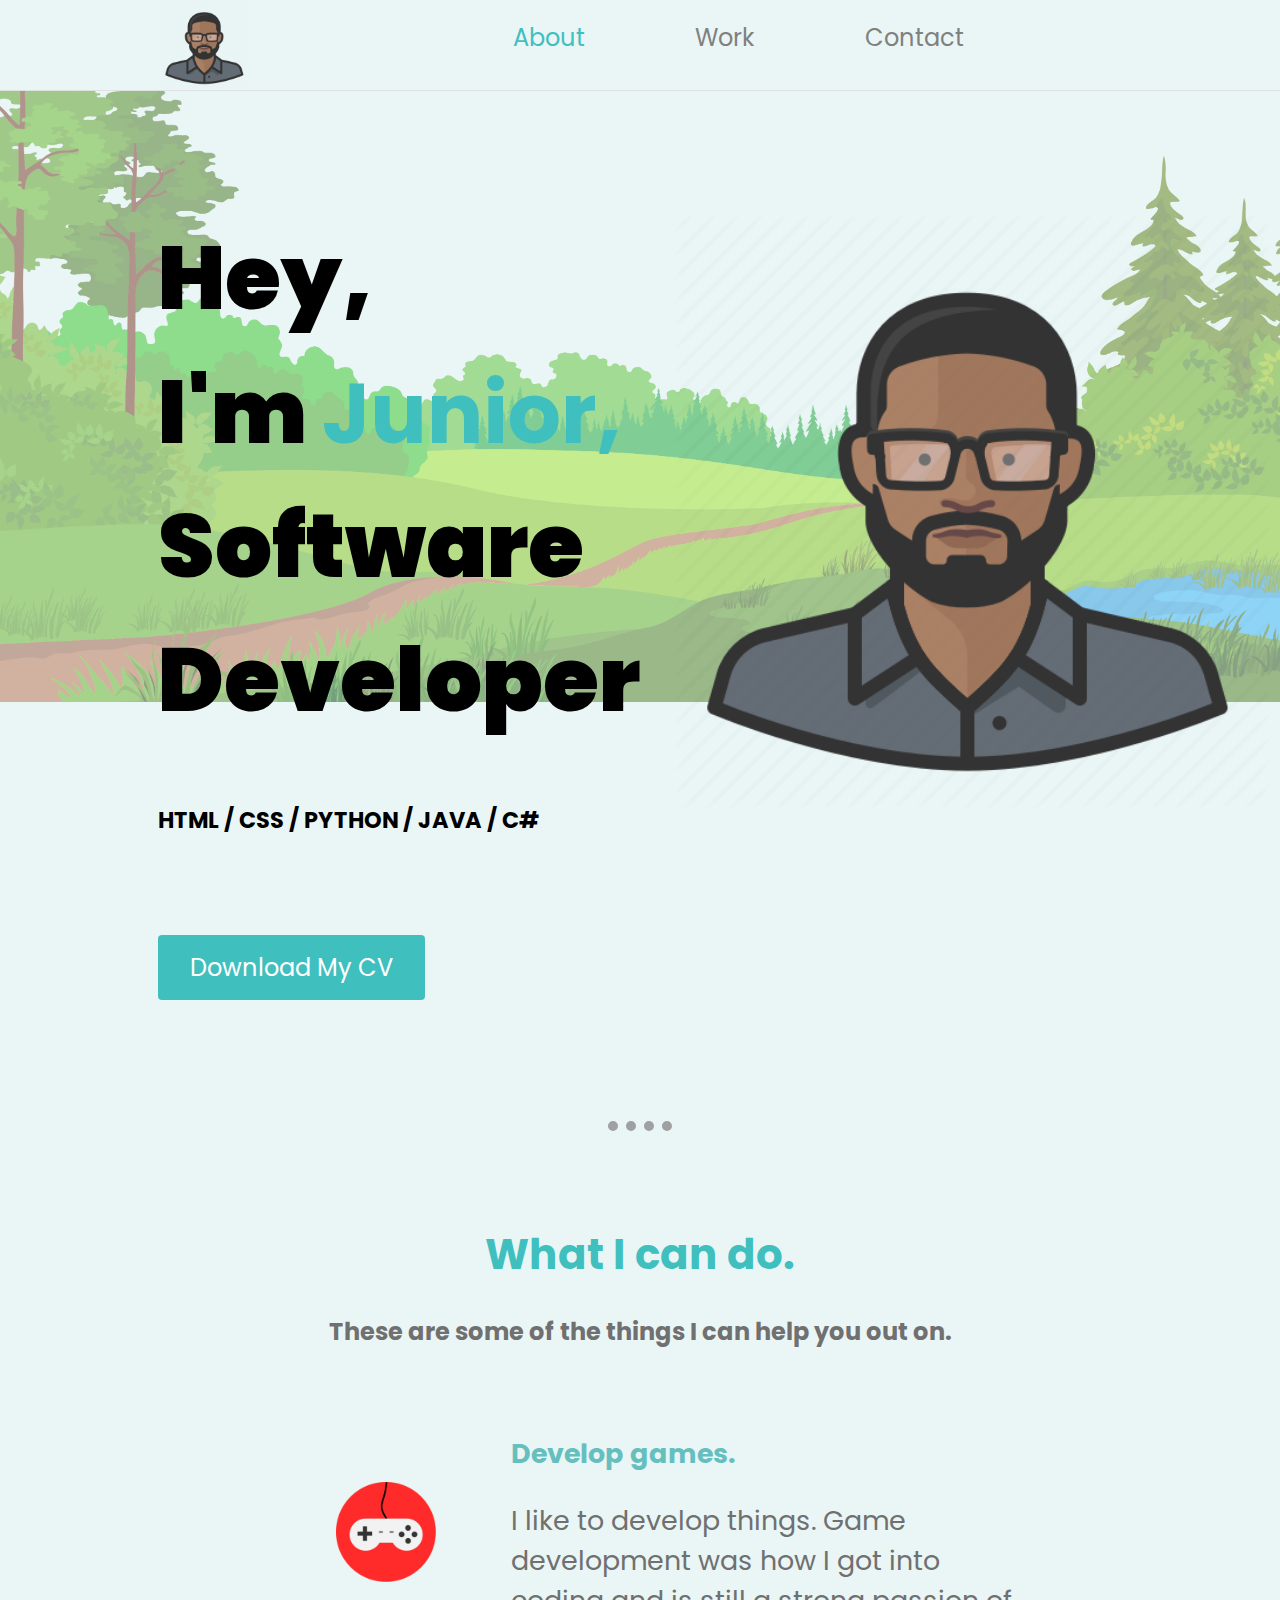
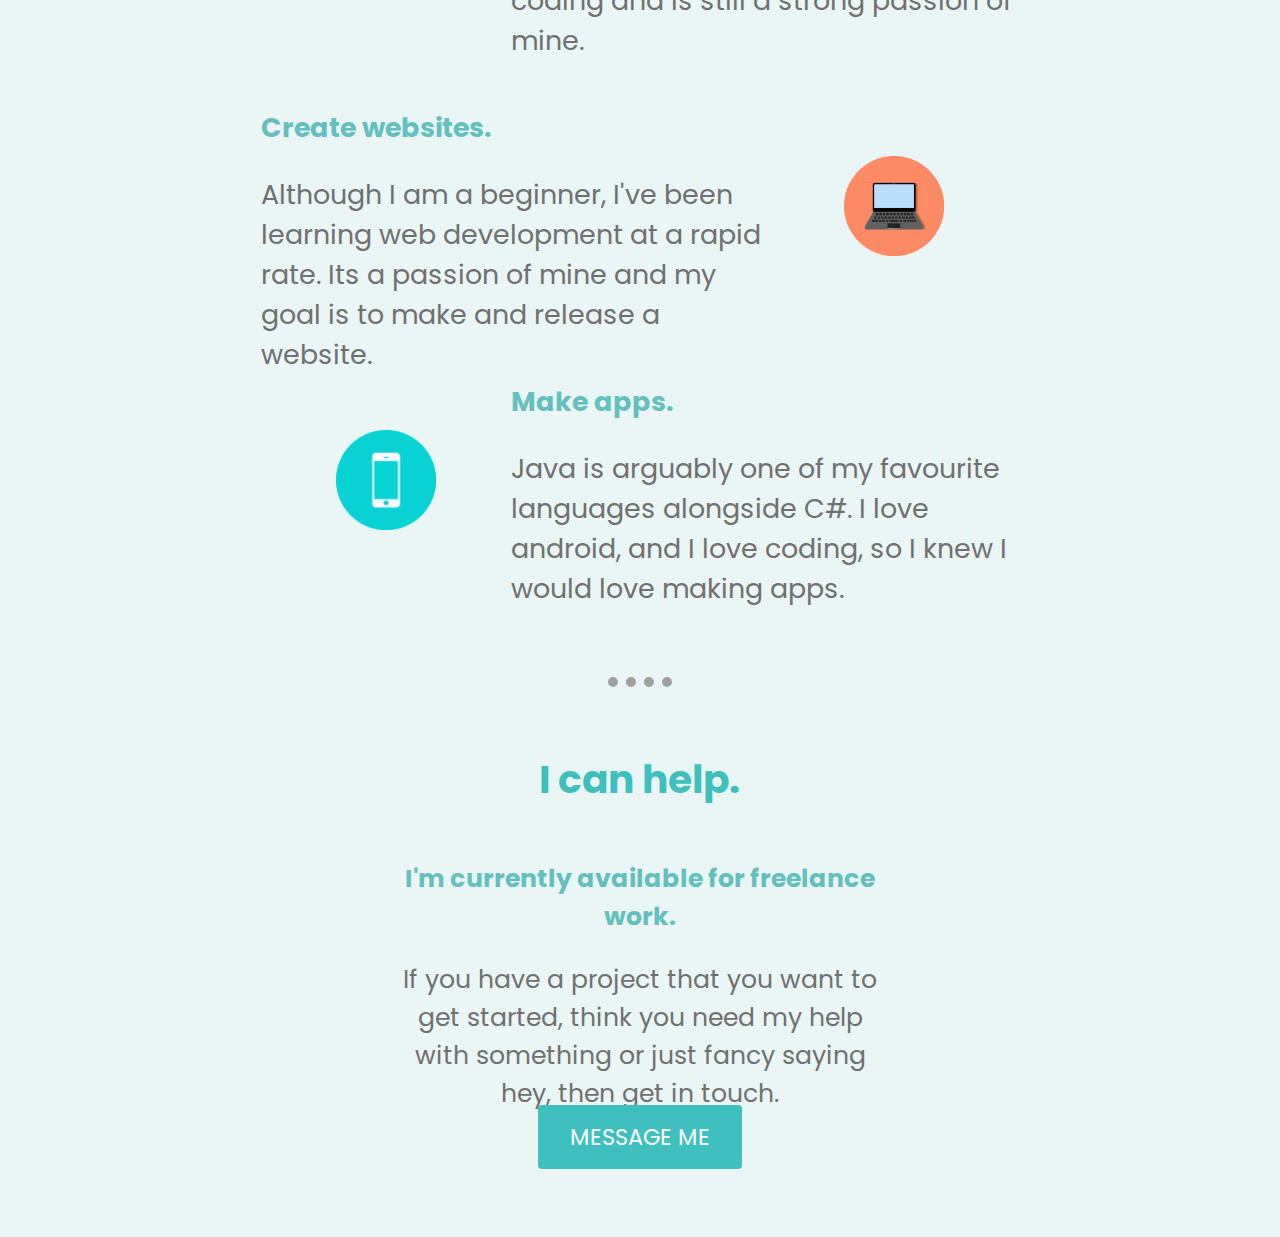
<file: index.html>
<!DOCTYPE html>
<html lang="en">
    <head>
        <meta charset="UTF-8">
        <meta name="viewport" content="width=device-width, initial-scale=1.0">
        <title>Junior Asare</title>
        <link rel="stylesheet" type="text/css" href="styles.css">
        <link rel="shortcut icon" type="image/x-icon" href="person-icon.png">
    </head>
    <body>
        <div class="navigation">
            <div class="topnav">
                <img src="person-icon.png" alt="person-icon">
                <a href="contact-me.html">Contact</a>
                <a href="work.html">Work</a>
                <a class="active" href="index.html">About</a>
            </div>
        </div>
        
        
        <div class="content-wrapper">
            <img src="person-icon.png" alt="person-icon" style="float: right; height: 600px;">
            
            <div class="introduction">
                <img class="background-image" src="Background.png">
                <h1 class="introduction-text" style="font-size: 400%;"><strong style="color: black;">Hey,<br>
                    I'm </strong>Junior, <br>
                    <strong style="color: black;">Software Developer</strong>
                </h1>
                <h3 style="color: black;">HTML / CSS / PYTHON / JAVA / C#</h3>

                <a href="Junior Asare CV.docx" download><button class="button">Download My CV</button></a>
            </div>
        </div>
        <hr>
        
        <br>
        <br>
        

        
        
        <div class="professional-skills">
            <center>
            <h1>What I can do.</h1>
            <strong><p>These are some of the things I can help you out on.</p></strong>
            <br>
            <div class="text">
                <img src="Controller-Icon.png" height="100px" style="float: left;">
                <h3 style="text-align: left;">Develop games.</h3> <!-- have a games console icon on the left -->
                <p style="text-align: left;"> I like to develop things. Game development was how I got into coding and is still a strong passion of mine.</p>
            </div>
            <br>
            <br>
            <br>
            <br>
            <br>
            <div class="text">    
                <img src="Laptop-Icon.png" height="100px" style="float: right;">
                <h3 style="text-align: left;">Create websites.</h3> <!-- laptop icon on the right -->
                <p style="text-align: left;">Although I am a beginner, I've been learning web development at a rapid rate. Its a passion of mine and my goal is to make and release a website.</p>
            </div>
            <br>
            <br>
            <br>
            <br>
            <br>
            <div class="text">    
                <img src="Phone-Icon.png" height="100px" style="float: left;">
                <h3>Make apps.</h3> <!-- mobile icon on the left -->
                <p style="text-align: left;">Java is arguably one of my favourite languages alongside C#. I love android, and I love coding, so I knew I would love making apps.</p>
            </div>
            </center>
        </div>
        
        
            <br>
            <br>
            <br>
            <br>
            <br>
            <br>
            <hr>

            <br>
            <center>
            <h1>I can help.</h1>
            <div class="bottom-text">
                <h3>I'm currently available for freelance work.</h3>
                <p>If you have a project that you want to get started, think you need my help with something or just fancy saying hey, then get in touch.</p>
            </div>
            <br>
            <br>
            <br>
            <br>
            <br>
            <button class="button"><a href="contact-me.html" style="color: white;">MESSAGE ME</a></button>
            <br>
            <br>
            <br>
        </center>
        
    </body>
</html>

<!-- replace the center tag with smt else to horizontally center the divs -->
</file>
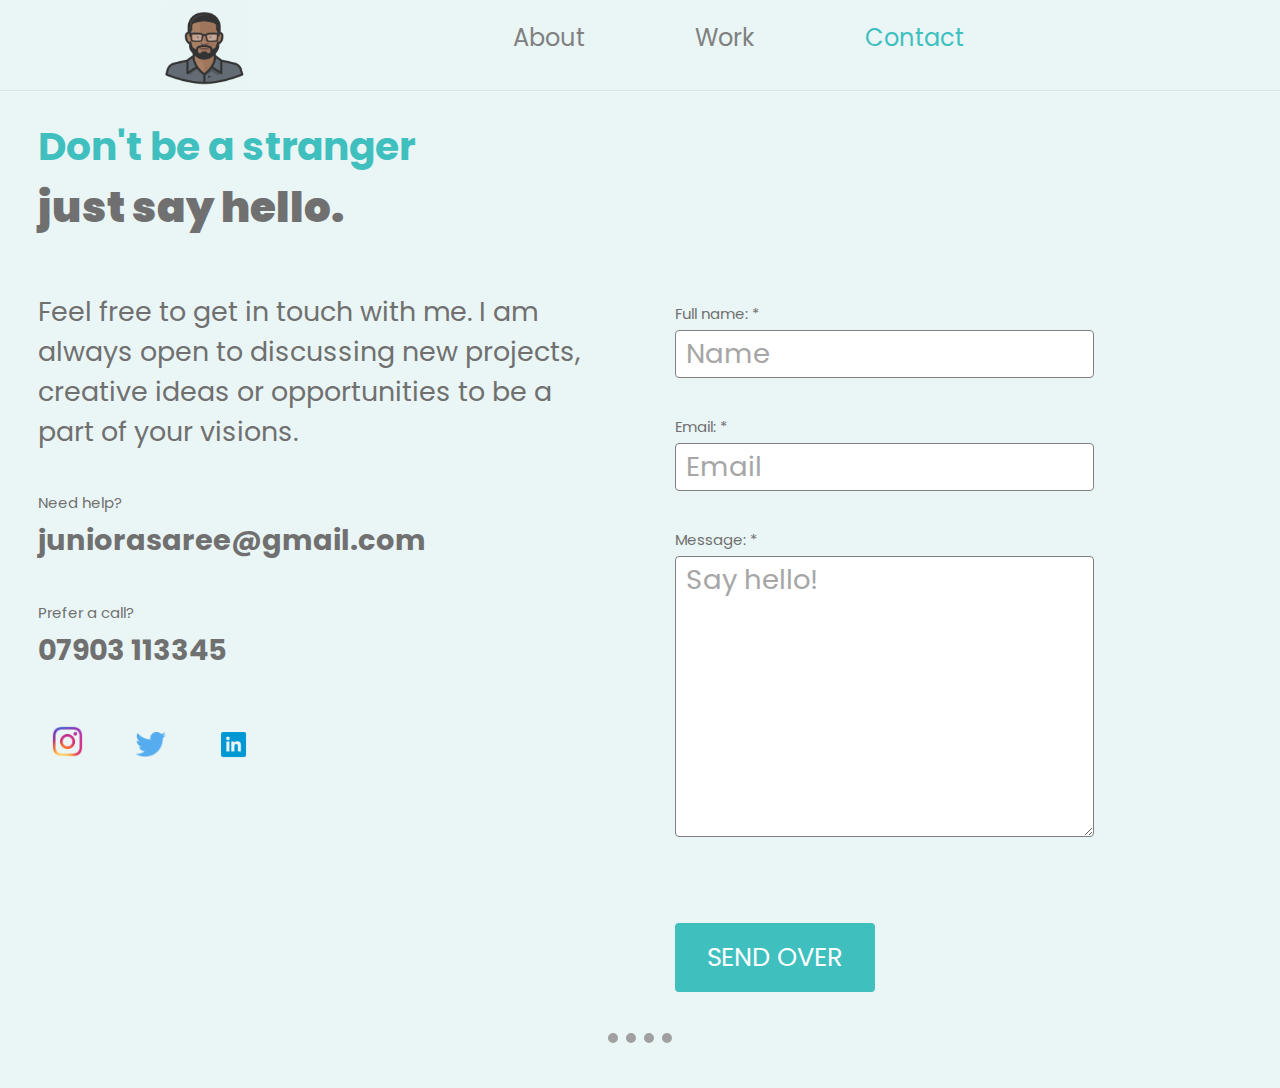
<file: contact-me.html>
<!DOCTYPE html>
<html lang="en">
<head>
    <meta charset="UTF-8">
    <meta name="viewport" content="width=device-width, initial-scale=1.0">
    <title>Junior Asare</title>
    <link rel="stylesheet" href="styles.css">
    <link rel="shortcut icon" type="image/x-icon" href="person-icon.png">

</head>
    <body>
        <div class="navigation">
            <div class="topnav">
                <img src="person-icon.png" alt="person-icon">
                <a class="active" href="contact-me.html">Contact</a>
                <a href="work.html">Work</a>
                <a href="index.html">About</a>
            </div>
        </div>
        
        <div class="header">
            <h1>
                Don't be a stranger
                <br>
                <strong>just say hello.</strong>
            </h1>
        </div>
    

        <div class="row">
            <div class="colL">
                <div class="left-side" style="font-size: 120%;">
                    <p>Feel free to get in touch with me. I am always open to discussing new projects, creative ideas or opportunities to be a part of your visions.</p>
                    <p>
                        <label>Need help?</label>
                        <br>
                        <strong>juniorasaree@gmail.com</strong>
                    </p>
                    <p>
                        <label>Prefer a call?</label>
                        <br>
                        <strong>07903 113345</strong>
                    </p>
                    <div class="social-menu">
                        <ul> 
                            <li><a href="https://www.instagram.com/juniorasaree/"><img src="Instagram-Logo.png" height="45px" style="margin-top: -100px; transform:scale(.65)"></a></li> <!-- instead download images of these icons -->
                            <li><a href="https://twitter.com/juniorasaree"><img src="Twitter-Logo.png" height="45px" style="margin-top: -6px;"></a></li>
                            <li><a href="https://www.linkedin.com/in/daniel-asare-1728a8195/"><img src="Linked-In.png" height="45px" style="margin-top: -6px;"></a></li>
                        </ul>
                    </div>
                </div>
            </div>

            <div class="colR">
                
                <div class="right-side">
                    <form action="https://formspree.io/juniorasaree@gmail.com" method="POST">
                        <p>
                            <label>Full name: *</label> <br>
                            <input type="text" id="name" name="name" value="" placeholder="Name" size="34" required>
                            
                        </p>
                        <p>
                            <label>Email: *</label> <br>
                            <input type="email" id="email" name="email" value="" placeholder="Email" size="40" required>
                        </p>
                        <p>
                            <label>Message: *</label> <br>
                            <textarea id="message" name="message" placeholder="Say hello!" required></textarea>
                        
                        </p>

                        <button class="button" id="submit">SEND OVER</button>
                    </form>
                </div>
                <br>
                
            </div>
        </div>

        <hr>
        <br>
    </body>
</html>
</file>
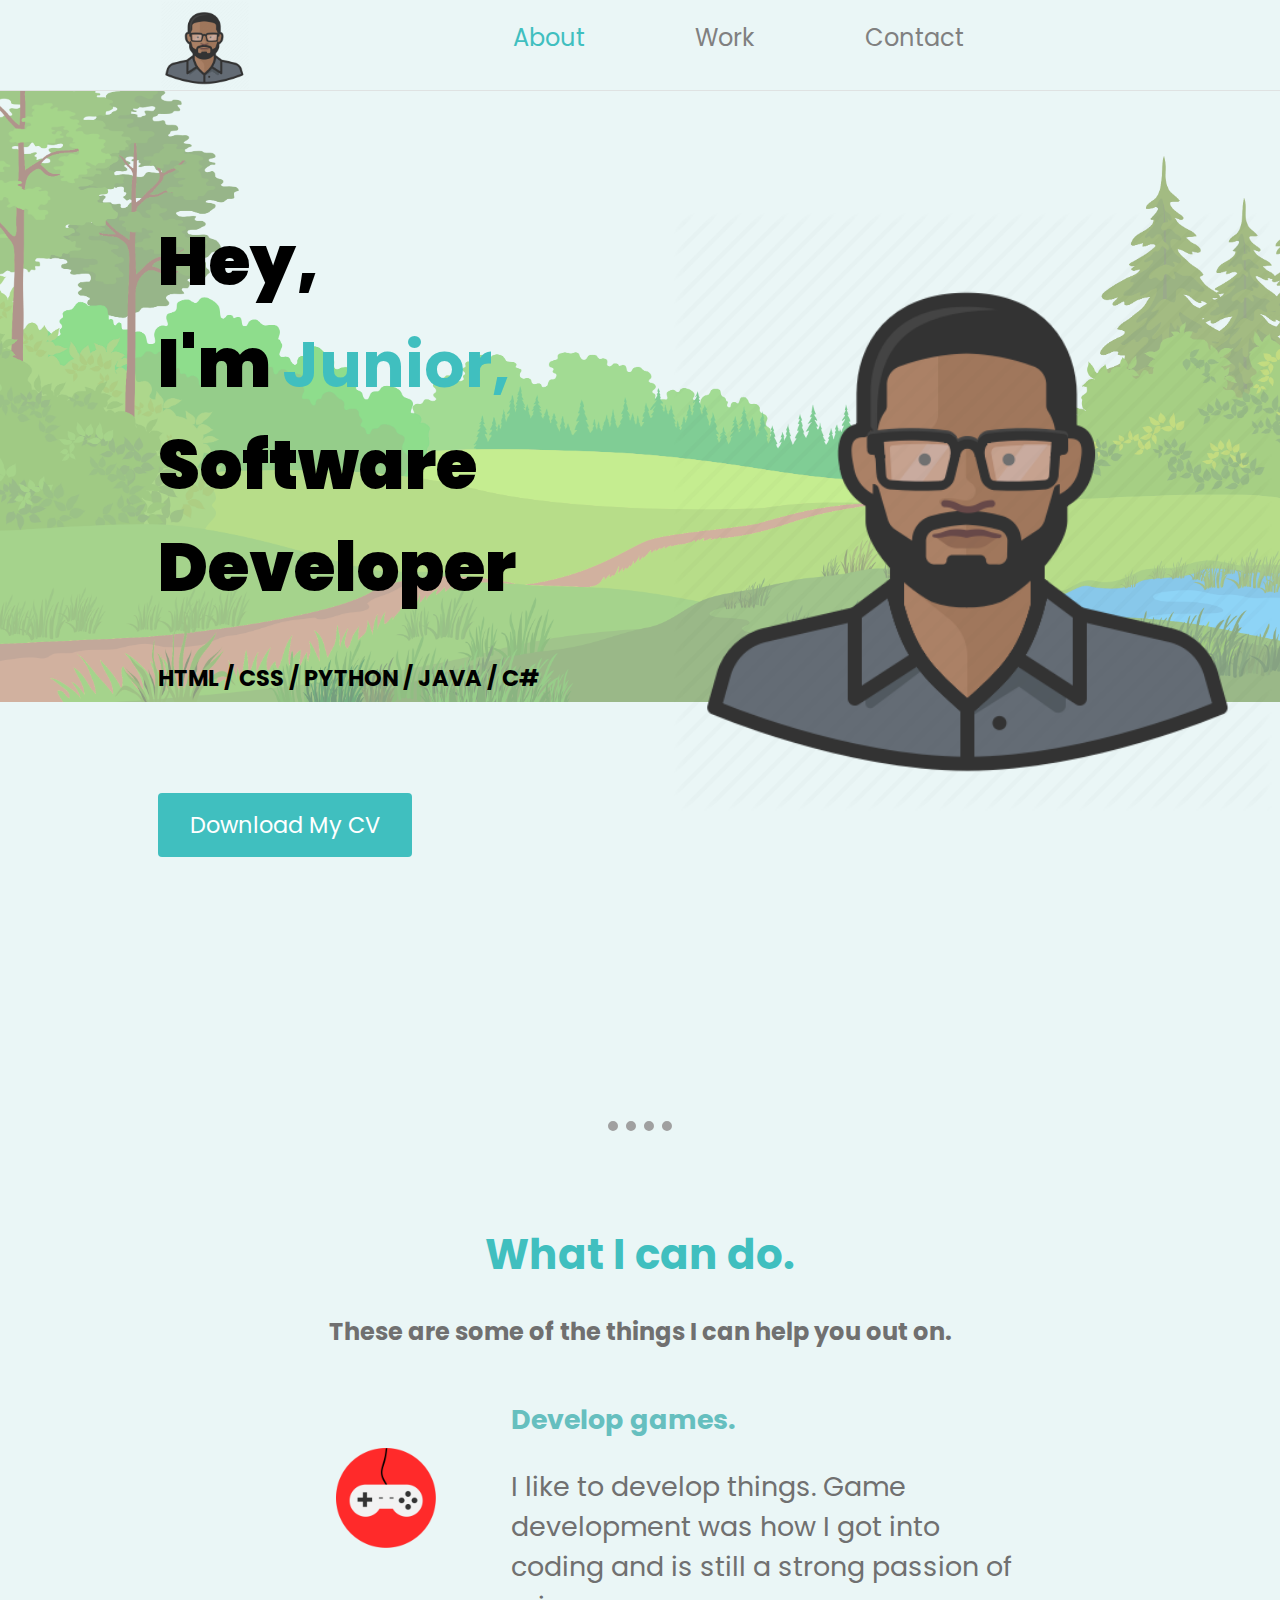
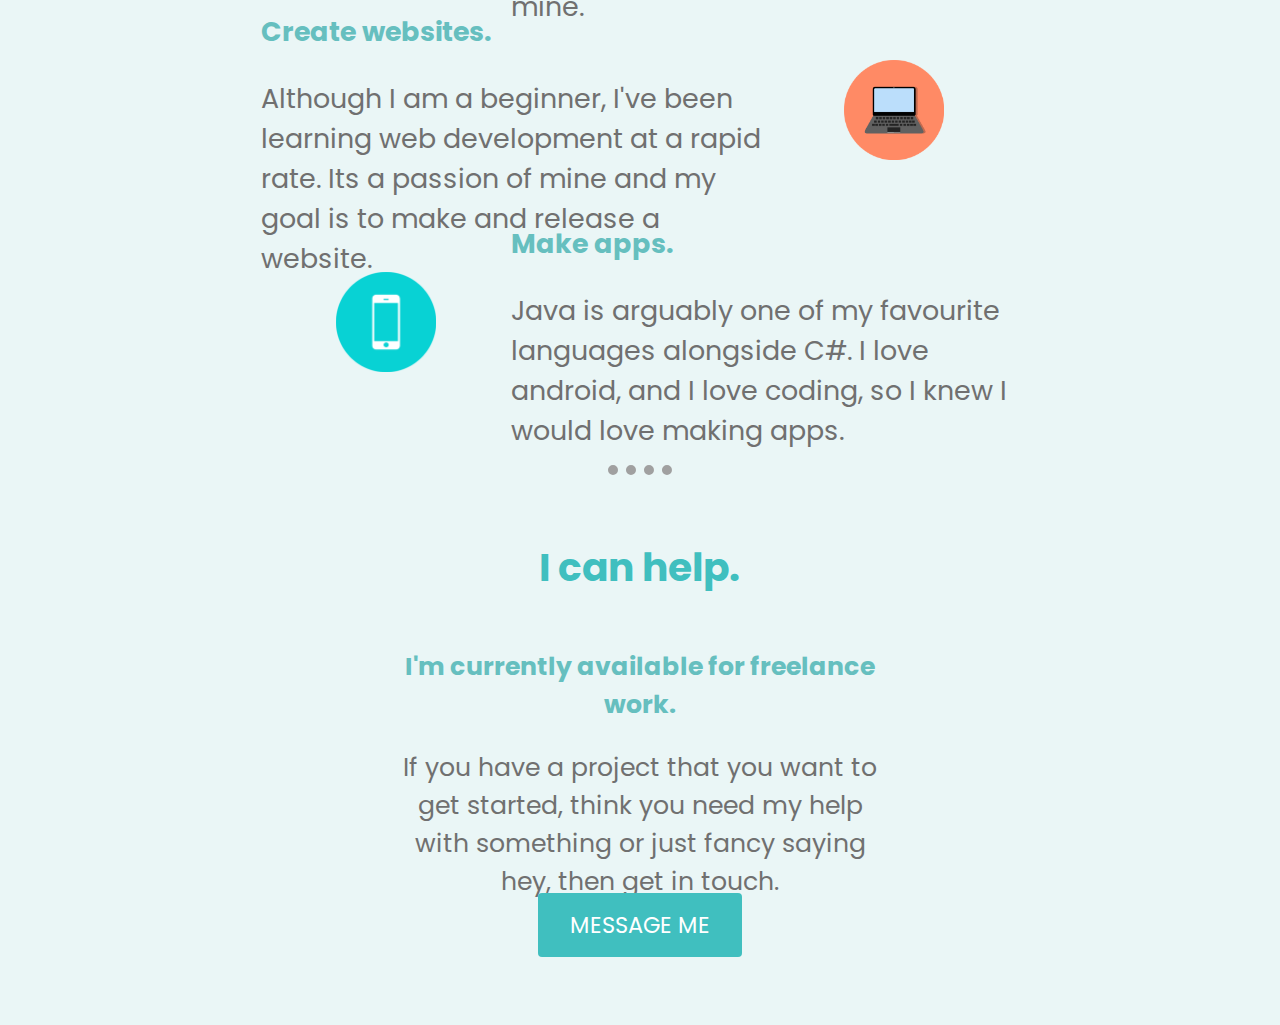
<file: test.html>
<!DOCTYPE html>
<html lang="en">
    <head>
        <meta charset="UTF-8">
        <meta name="viewport" content="width=device-width, initial-scale=1.0">
        <title>Junior Asare</title>
        <link rel="stylesheet" type="text/css" href="styles.css">
        <link rel="shortcut icon" type="image/x-icon" href="person-icon.png">
    </head>
    <body>
        <div class="navigation">
            <div class="topnav">
                <img src="person-icon.png" alt="person-icon">
                <a href="contact-me.html">Contact</a>
                <a href="work.html">Work</a>
                <a class="active" href="index.html">About</a>
            </div>
        </div>
        
        
        <div class="content-wrapper">
            <img src="person-icon.png" alt="person-icon" style="float: right; height: 600px;">
            
            <div class="introduction">
                <img class="background-image" src="Background.png">
                <h1 class="introduction-text"><strong style="color: black;">Hey,<br>
                    I'm </strong>Junior, <br>
                    <strong style="color: black;">Software Developer</strong>
                </h1>
                <h3 style="color: black;">HTML / CSS / PYTHON / JAVA / C#</h3>

                <button class="button">Download My CV</button>
            </div>
        </div>
        <hr>
        
        <br>
        <br>
        

        
        
        <div class="professional-skills">
            <center>
            <h1>What I can do.</h1>
            <strong><p>These are some of the things I can help you out on.</p></strong>
            <div class="text">
                <img src="Controller-Icon.png" height="100px" style="float: left;">
                <h3 style="text-align: left;">Develop games.</h3> <!-- have a games console icon on the left -->
                <p style="text-align: left;"> I like to develop things. Game development was how I got into coding and is still a strong passion of mine.</p>
            </div>
            <br>
            <br>
            <br>
            <div class="text">    
                <img src="Laptop-Icon.png" height="100px" style="float: right;">
                <h3 style="text-align: left;">Create websites.</h3> <!-- laptop icon on the right -->
                <p style="text-align: left;">Although I am a beginner, I've been learning web development at a rapid rate. Its a passion of mine and my goal is to make and release a website.</p>
            </div>
            <br>
            <br>
            <br>
            <div class="text">    
                <img src="Phone-Icon.png" height="100px" style="float: left;">
                <h3>Make apps.</h3> <!-- mobile icon on the left -->
                <p style="text-align: left;">Java is arguably one of my favourite languages alongside C#. I love android, and I love coding, so I knew I would love making apps.</p>
            </div>
            </center>
        </div>
        
        
            <br>
            <br>
            <br>
            <br>
            <hr>

            <br>
            <center>
            <h1>I can help.</h1>
            <div class="bottom-text">
                <h3>I'm currently available for freelance work.</h3>
                <p>If you have a project that you want to get started, think you need my help with something or just fancy saying hey, then get in touch.</p>
            </div>
            <br>
            <br>
            <br>
            <br>
            <br>
            <button class="button"><a href="contact-me.html" style="color: white;">MESSAGE ME</a></button>
            <br>
            <br>
            <br>
        </center>
        
    </body>
</html>

<!-- replace the center tag with smt else to horizontally center the divs -->
</file>
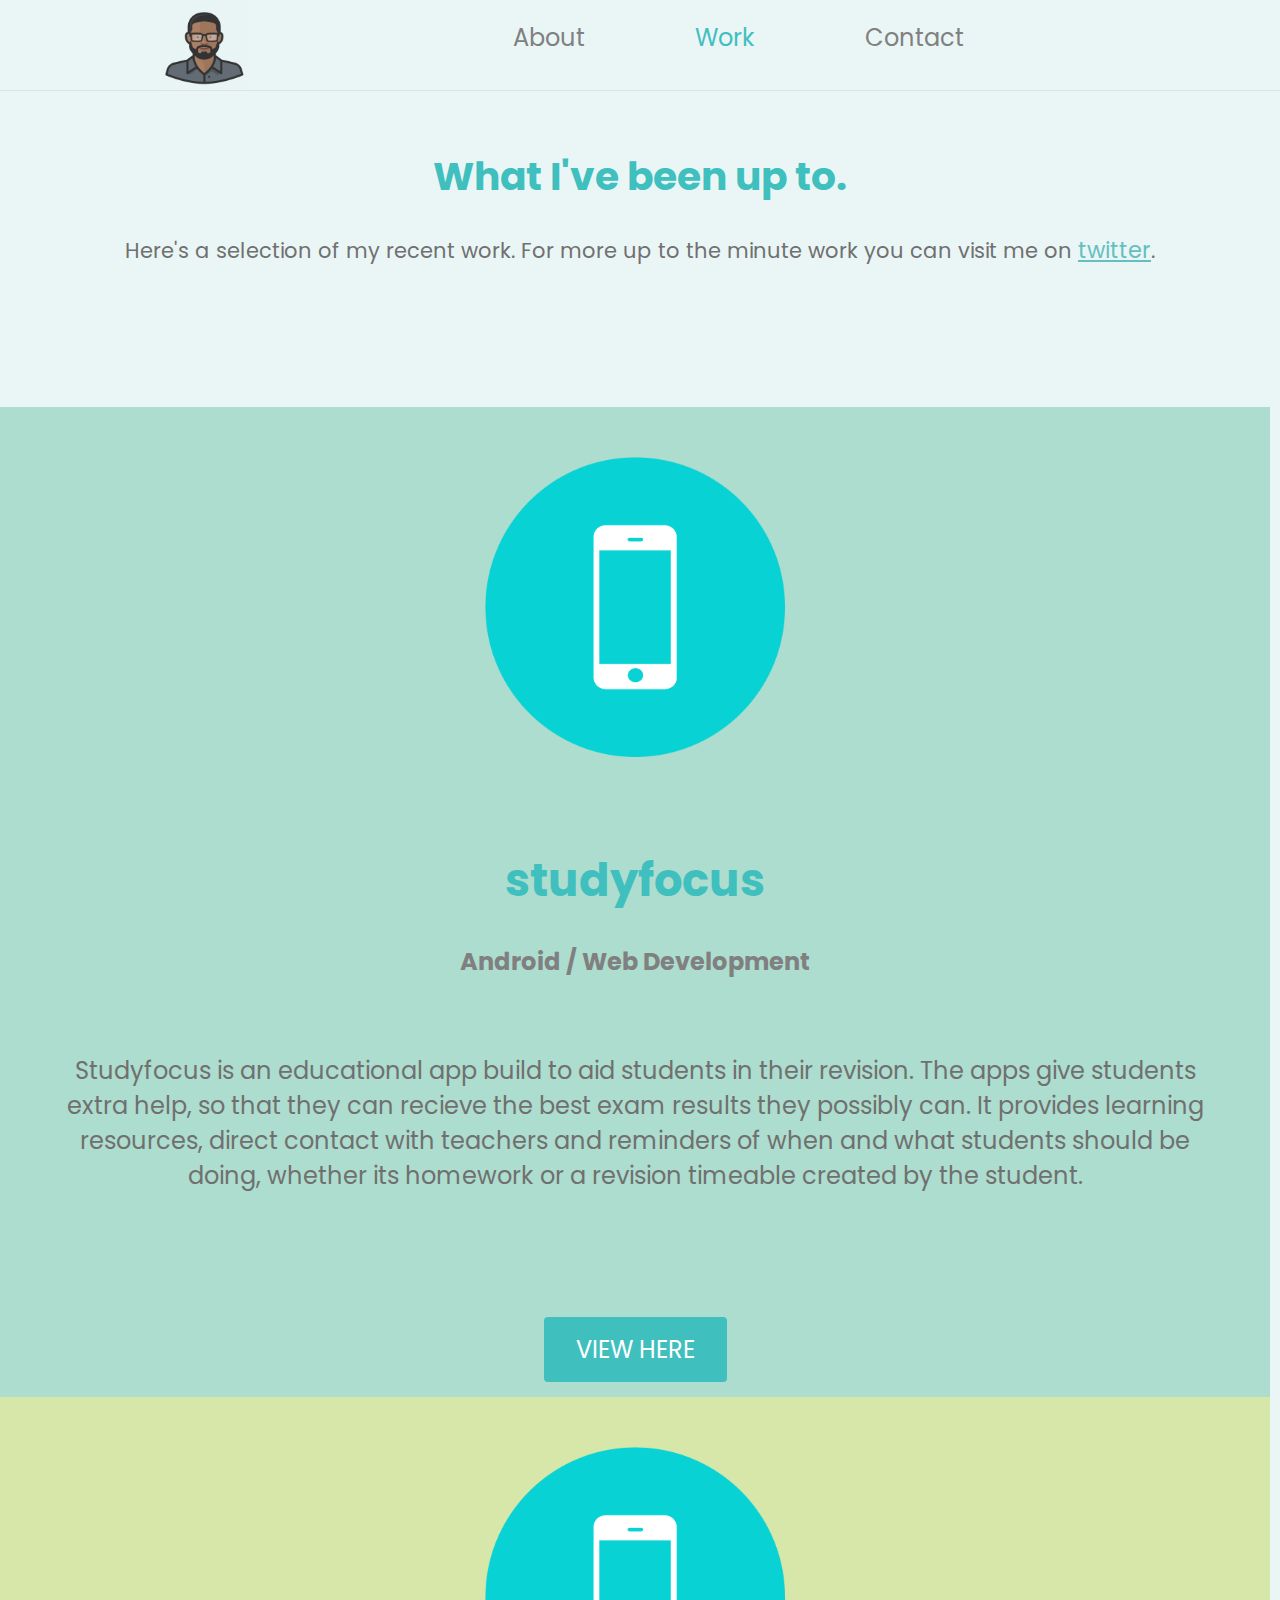
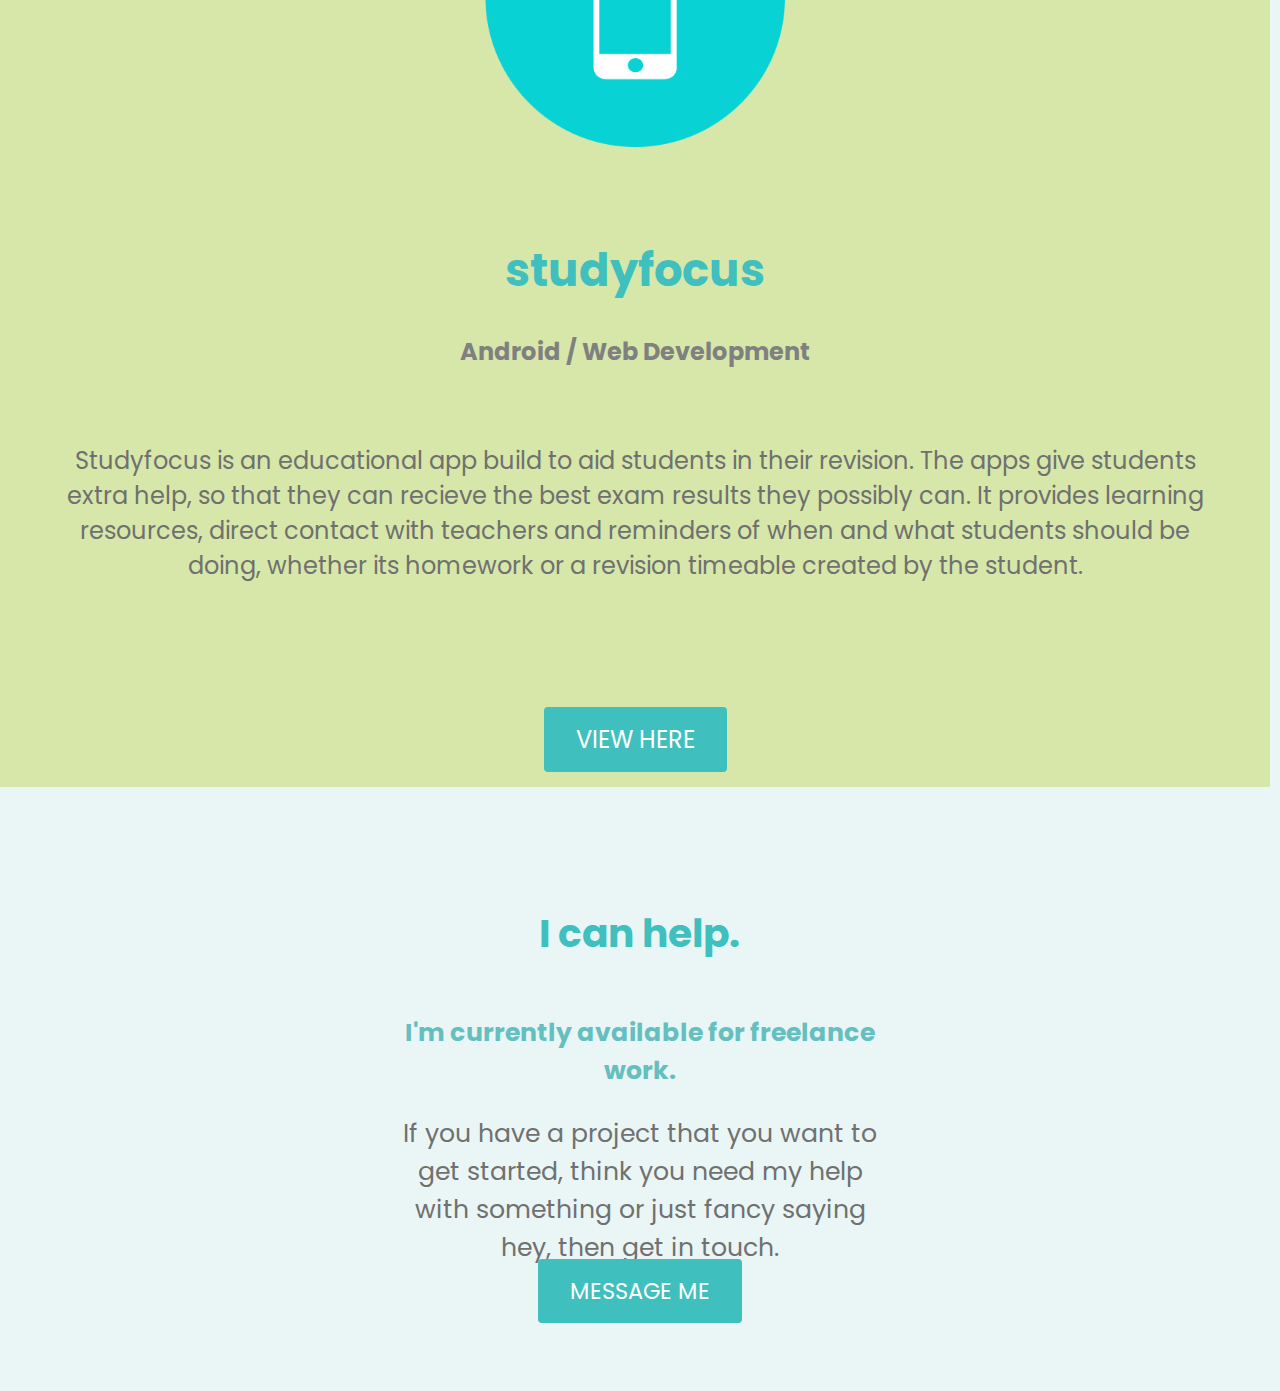
<file: work.html>
<!DOCTYPE html>
<html lang="en">
    <head>
        <meta charset="UTF-8">
        <meta name="viewport" content="width=device-width, initial-scale=1.0">
        <title>Junior Asare</title>
        <link rel="stylesheet" type="text/css" href="styles.css">
        <link rel="shortcut icon" type="image/x-icon" href="person-icon.png">
    </head>
    <body>
        <div class="navigation">
            <div class="topnav">
                <img src="person-icon.png" alt="person-icon">
                <a href="contact-me.html">Contact</a>
                <a class="active" href="work.html">Work</a>
                <a href="index.html">About</a>
            </div>
        </div>
        
        <center>
            <br>
            <h1>What I've been up to.</h1>
            <p>Here's a selection of my recent work. For more up to the minute work you can visit me on <a href="https://twitter.com/juniorasaree" style="color: #66bfbf; text-decoration: underline;">twitter</a>.</p>
            <br>
            <br>
            <br>
            <br>            
            <div class="col">
                    <div class="project-section" style="background-color: #adddce;">
                        <img src="Phone-Icon.png" height="300px">
                        <h1>studyfocus</h1>
                        <h2 style="text-align: center; color: grey;">Android / Web Development</h2>
                        <p style="text-align: center; padding: 50px;"> Studyfocus is an educational app build to aid students in their revision. The apps give students extra help, so that they can recieve the best exam results they possibly can. It provides learning resources, direct contact with teachers and reminders of when and what students should be doing, whether its homework or a revision timeable created by the student.</p>
                        <button class="button">VIEW HERE</button>
                    </div>
                    <div class="project-section" style="background-color: #d7e7a9;">
                        <img src="Phone-Icon.png" height="300px">
                        <h1>studyfocus</h1>
                        <h2 style="text-align: center; color: grey;">Android / Web Development</h2>
                        <p style="text-align: center; padding: 50px;"> Studyfocus is an educational app build to aid students in their revision. The apps give students extra help, so that they can recieve the best exam results they possibly can. It provides learning resources, direct contact with teachers and reminders of when and what students should be doing, whether its homework or a revision timeable created by the student.</p>
                        <button class="button">VIEW HERE</button>
                    </div>
            </div>
            
            <br>
            <br>
            

            <br>
            <h1>I can help.</h1>
            <div class="bottom-text">
                <h3>I'm currently available for freelance work.</h3>
                <p>If you have a project that you want to get started, think you need my help with something or just fancy saying hey, then get in touch.</p>
            </div>
            <br>
            <br>
            <br>
            <br>
            <br>
            
            <button class="button"><a href="contact-me.html" style="color: white;">MESSAGE ME</a></button>
            <br>
            <br>
            <br>
        </center>
        
    </body>
</html>


<!--
    hex colours to use:
        #f1e0b0 cream
        #feadb9 pink
        #adddce green / blue
        #d7e7a9 green
        #d3c0f9 purple
        #b2d9ea blue
-->
</file>
<file: styles.css>
@import url('https://fonts.googleapis.com/css2?family=Poppins:wght@300&display=swap');

*{
    font-family: 'Poppins', sans-serif; 
    font-size: 107%;

    text-decoration: none;

    color: #707070;
}

body{ /*This is for the body tag in html*/
    background-color: #eaf6f6; /*this is for the background colour*/
    overflow-x: hidden;
}

hr{
    border-color: #A0A0A0;
    border-style: dotted none none;
    border-width: 10px;
    width: 5%; /*adjusts the width of the line*/
}


h3{
    color: #66bfbf;
}

h1{
    color: #40bfbf;
    font-size: 200%;
}

body .text{
    height: 150px;
    width: 60%;
    display: inline-block;
    vertical-align: middle;
    text-align: left;
}

body .text img{
    padding: 75px;
}

body .bottom-text{
    height: 100px;
    width: 40%;
    display: inline-block;
    vertical-align: middle;
    font-size: 120%;
}

.introduction{
    margin-right: 450px;
    margin-left: 150px;
    margin-top: 120px;
    height: 100vh;
}

.background-image{
    position: absolute;
    width: 130vw;
    margin-left: -30%;
    opacity: .5;
    z-index: -1;
    margin-top: -250px;
}

body .introduction .introduction-text{
    font-size: 300%;
}

body .introduction button{
    margin-top: 75px;
}

body .about-me{
    margin-left: 100px;
    height: 100vh;    
}

body .about-me li{
    margin-left: 1000px;
}

body .about-me li{
    list-style: none;
}

.button{
    background-color: #40BFBF;
    border: none;
    color: white;
    cursor: pointer;
    padding: 15px 32px;
    text-align: center;
    text-decoration: none;
    display: inline-block;
    border-radius: 4px;
    transition: .6s;
    margin-top: 50px;
}

.button:hover{
    transform: scaleY(1.2);
    transition: .6s;
}

input{
    padding: 2px 10px;    
    border-radius: 4px;
    width: 70%;
    color: #000;
    border: 1px solid grey;
    
}

input::placeholder, textarea::placeholder{
    color: #a6a6a6;
}


textarea{
    padding: 2px 10px;
    border-radius: 4px;
    width: 70%;
    height: 275px;
    color: #000;
    border: 1px solid grey;
}

.header{
    padding-left: 30px;
}

.main_body{
    padding-left: 30px;
}

.row{
    display: grid;
    grid-template-columns: 1fr 1fr;
    grid-gap: 70px;
}

.colL{
    margin-left: 30px;
}

.colR{
    margin-right: 30px;
}

label{
    font-size: 15px;
}

/* NAVIGATION BAR */

.navigation{
    border-bottom: 1px solid #DFE2E2;
    border-width: 100%;
    background-color: #eaf6f6;
    width: 100vw;
    margin-left: -8px;
    margin-top: -8px;
}

.topnav {
    overflow: hidden;
    margin-right: 20%;
    margin-left: 12.5%;
}
  
.topnav a {
    float: right;
    color: grey;
    text-align: center;
    padding: 0px 50px;
    margin-right: 10px;
    text-decoration: none;
    font-size: 24px;
    vertical-align: middle;
    margin-top: 20px;
    transition: .6s;
}

.topnav img{
    float: left;
    height: 90px;
    top: 0;
    bottom: 0;
}

.topnav a:hover {
    color: #88D7D7;
    transform: scale(1.2);
    transition: .6s;
}

.topnav a.active {
    color: #40bfbf;
}

.project-section{
    height: 110vh;
    width: 99.244vw;
    margin-left: -10px;
    color: white;
}

.col img{
    padding: 50px;
}

.col{
    border-style: none;
}

.social-menu ul{
    position: absolute;
    left: -1%;
    display: flex;
    transform:translate(-50%, -5);
}

.social-menu ul li{
    list-style: none;
    margin: 0 15px;
    vertical-align: bottom;
}

.social-menu ul li a{
    position: relative;
    display: block;
    width: 50px;
    border-radius: 50%;
    transition: .6s;
    margin-left: 3px;
}

.social-menu ul li a:hover{
    transform: translate(0, -10px);
    transform: scale(1.1);
}

.professional-skills .text{
    font-size: 120%;
}
</file>
